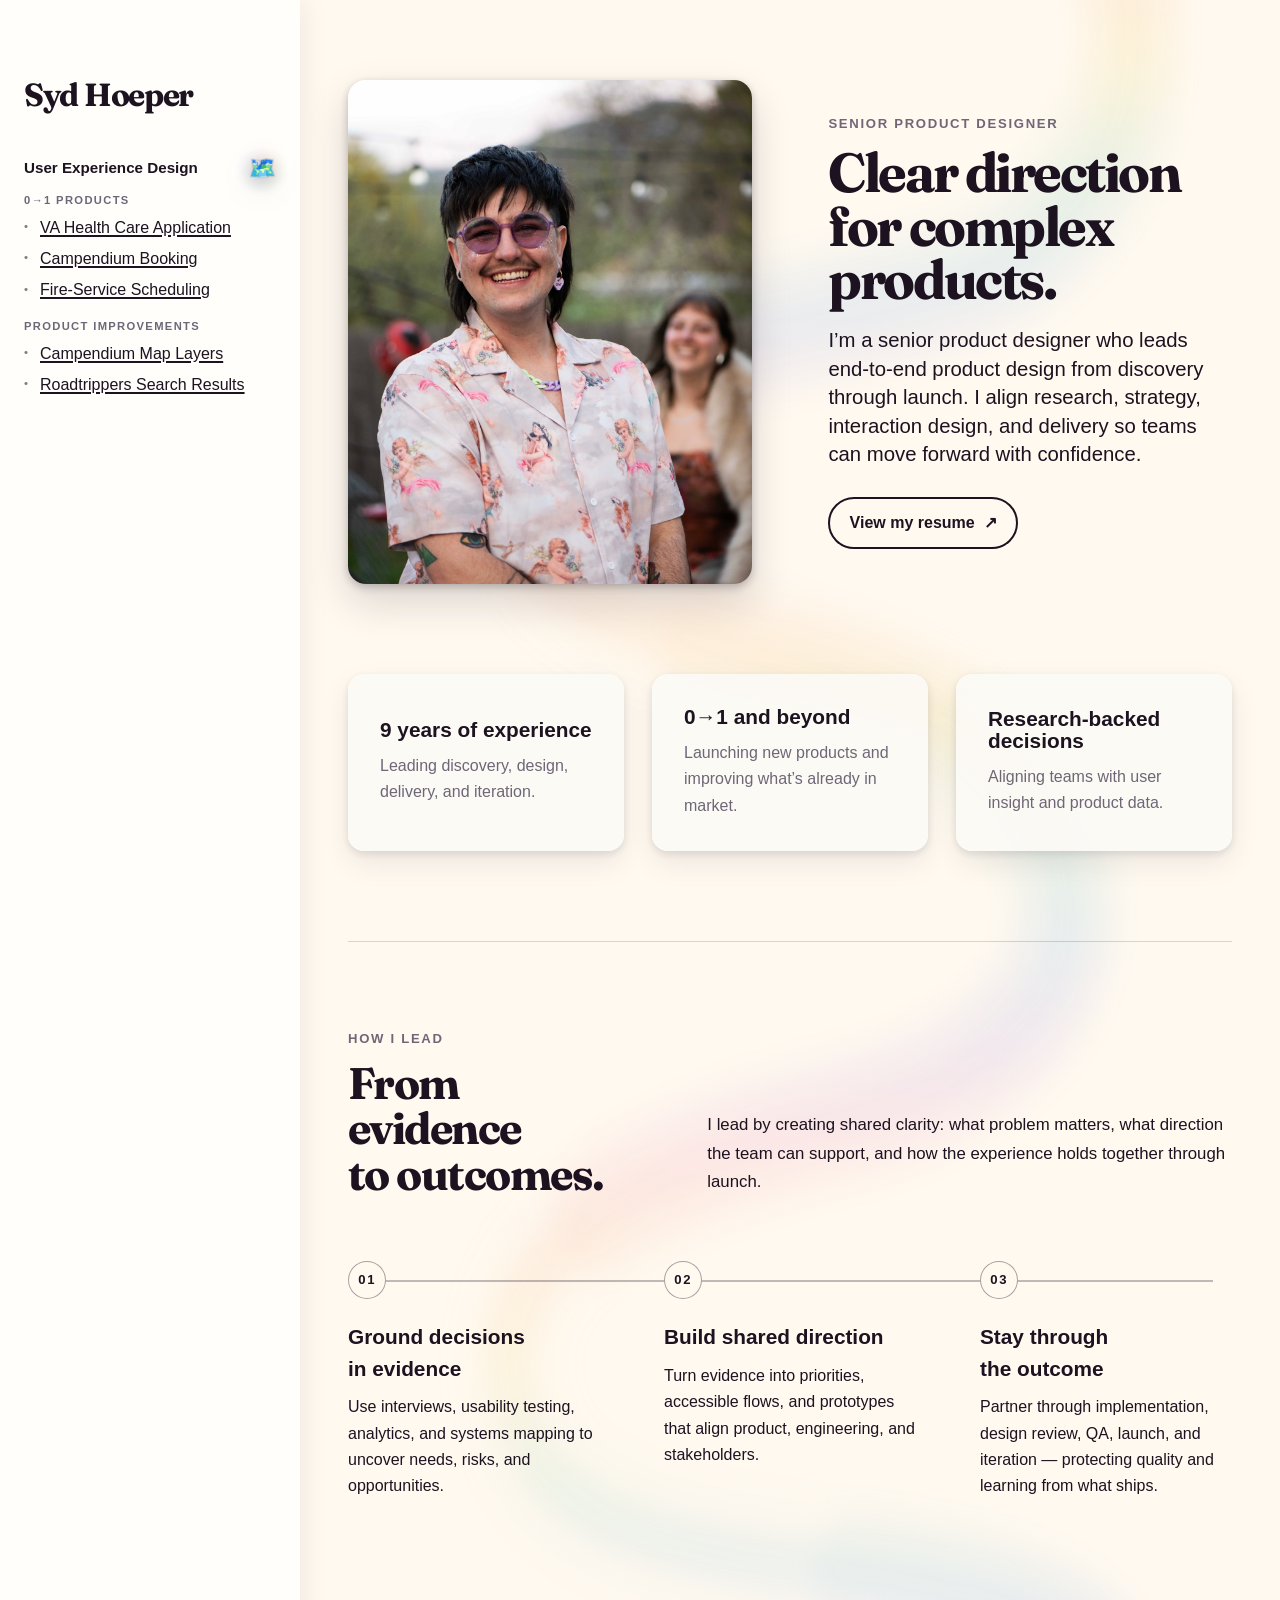
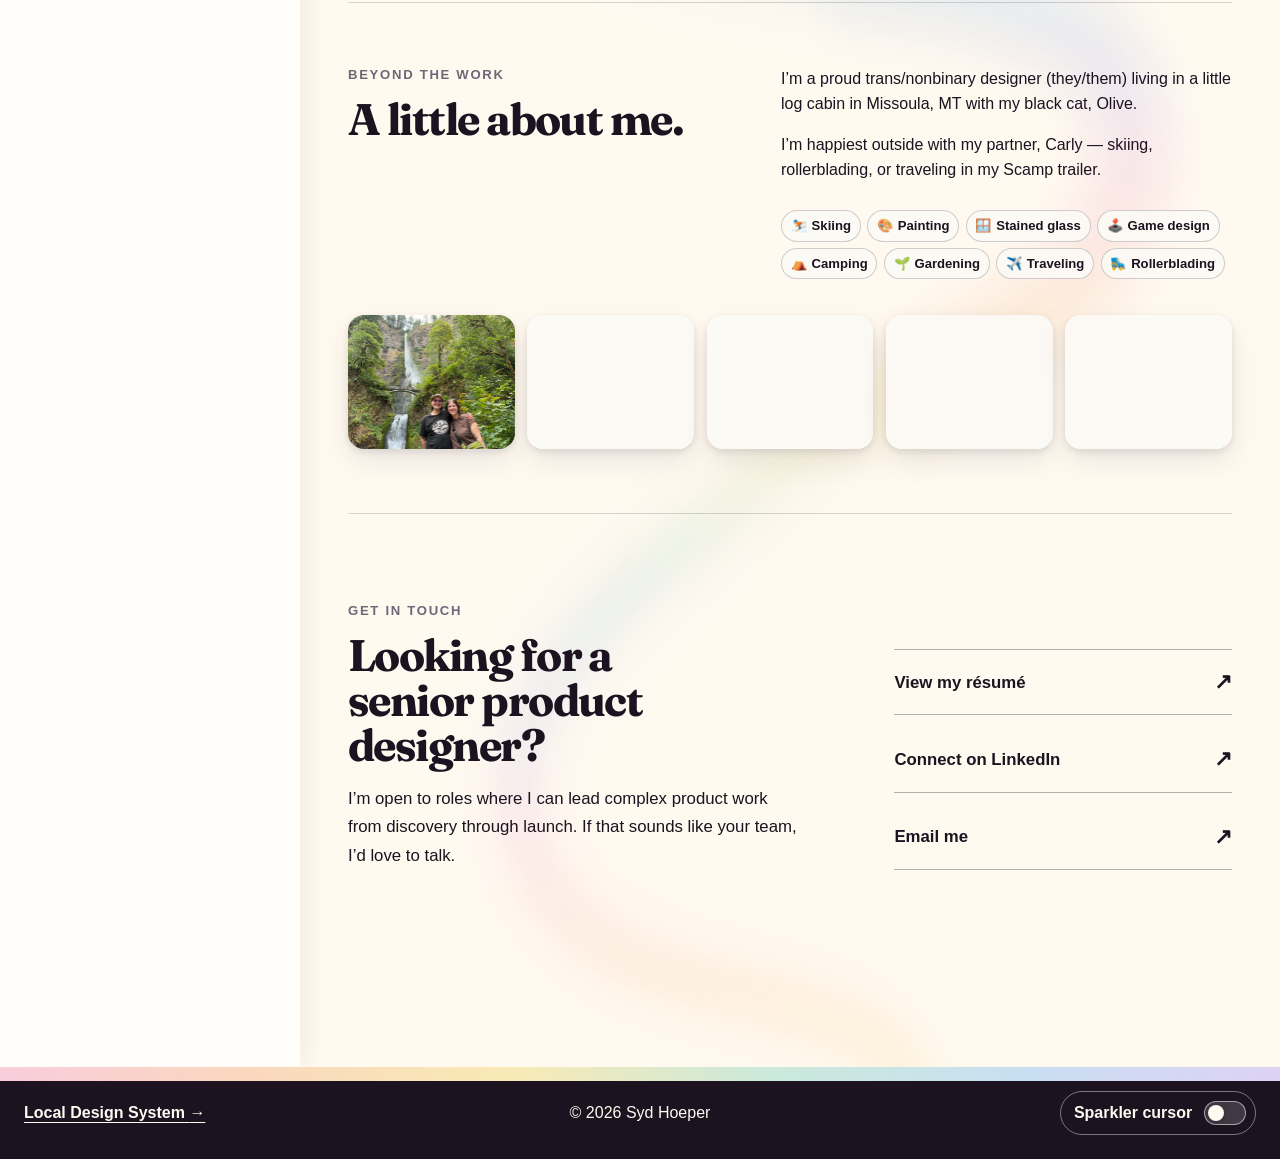
<file: index.html>
<!DOCTYPE html>
<html lang="en">
<head>
    <meta charset="UTF-8">

    <meta
        name="viewport"
        content="width=device-width, initial-scale=1.0"
    >

    <title>Syd Hoeper — Senior Product Designer</title>

    <meta
        name="description"
        content="Senior product designer with 9 years of experience leading end-to-end design, from discovery and research through launch and iteration."
    >
    <link rel="canonical" href="https://sphoeper.com/">

    <meta property="og:type" content="website">
    <meta property="og:site_name" content="Syd Hoeper">
    <meta property="og:url" content="https://sphoeper.com/">
    <meta property="og:title" content="Syd Hoeper — Senior Product Designer">
    <meta property="og:description" content="Senior product designer with 9 years of experience leading end-to-end design, from discovery and research through launch and iteration.">
    <meta property="og:image" content="https://sphoeper.com/images/social/syd-hoeper-social-preview.jpg">
    <meta property="og:image:width" content="1200">
    <meta property="og:image:height" content="630">
    <meta property="og:image:type" content="image/jpeg">
    <meta property="og:image:alt" content="Portrait of Syd Hoeper">

    <meta name="twitter:card" content="summary_large_image">
    <meta name="twitter:title" content="Syd Hoeper — Senior Product Designer">
    <meta name="twitter:description" content="Senior product designer with 9 years of experience leading end-to-end design, from discovery and research through launch and iteration.">
    <meta name="twitter:image" content="https://sphoeper.com/images/social/syd-hoeper-social-preview.jpg">
    <meta name="twitter:image:alt" content="Portrait of Syd Hoeper">

    <link rel="icon" type="image/png" sizes="32x32" href="favicon-32x32.png">
    <link rel="icon" type="image/png" sizes="192x192" href="favicon-192x192.png">
    <link rel="apple-touch-icon" sizes="180x180" href="apple-touch-icon.png">

    <link rel="stylesheet" href="style.css?v=82">
</head>

<body>

    <a class="skip-link" href="#main-content">Skip to main content</a>

    <aside class="sidebar">

        <nav class="navigation">
            <div class="navigation-header">
                <a href="#home" data-page="home" class="site-title">
                    <span class="site-title-name">Syd Hoeper</span>
                </a>

                <button class="mobile-nav-toggle" type="button" aria-expanded="false" aria-controls="navigation-menu" aria-label="Open navigation menu">
                    <span class="mobile-nav-icon" aria-hidden="true"></span>
                </button>
            </div>

            <div class="navigation-menu" id="navigation-menu">
                <div class="intro-links"></div>

                <section class="navigation-group">
                    <h2>User Experience Design<span class="navigation-heading-icon" aria-hidden="true">🗺️</span></h2>

                    <p class="navigation-subgroup">0→1 Products</p>

                    <a href="#va-pdfs" data-page="va-pdfs">
                        VA Health Care Application
                    </a>

                    <a href="#booking-platform" data-page="booking-platform">
                        Campendium Booking
                    </a>

                    <a href="#scheduling-product-creation" data-page="scheduling-product-creation">
                        Fire-Service Scheduling
                    </a>

                    <p class="navigation-subgroup">Product Improvements</p>

                    <a href="#map-redesign" data-page="map-redesign">
                        Campendium Map Layers
                    </a>

                    <a href="#search-redesign" data-page="search-redesign">
                        Roadtrippers Search Results
                    </a>

                </section>

            </div>

        </nav>

    </aside>

    <div class="mobile-nav-overlay" aria-hidden="true"></div>

    <main class="main-content" id="main-content" tabindex="-1" aria-busy="true">
        <p role="status">Loading...</p>
    </main>

    <footer class="site-footer">
        <a class="site-footer-link" href="#local-design-system" data-page="local-design-system">
            Local Design System <span aria-hidden="true">→</span>
        </a>
        <p class="site-footer-copyright">&copy; 2026 Syd Hoeper</p>
        <button class="sparkler-toggle" type="button" role="switch" aria-checked="false" data-sparkler-toggle>
            <span>Sparkler cursor</span>
            <span class="sparkler-toggle-track" aria-hidden="true"></span>
        </button>
    </footer>

    <script src="script.js?v=58"></script>

</body>
</html>
</file>
<file: style.css>
@import url("https://fonts.googleapis.com/css2?family=Fraunces:opsz,wght@9..144,600;9..144,700&display=swap");

* {
    box-sizing: border-box;
}

:root {
    --color-dark: #1C1220;
    --color-dark-rgb: 28, 18, 32;
    --color-background: #FFF9F0;
    --color-sidebar-background: #FFFEFB;
    --color-text: var(--color-dark);
    --color-selected-background: var(--color-dark);
    --color-selected-text: var(--color-background);
    --color-accent: #326CBC;
    --color-muted: #6F6677;
    --color-media-stage: #232323;
    --color-media-canvas: #E8E3DC;
    --color-rainbow-pink: #F2A8C4;
    --color-rainbow-peach: #F7BD91;
    --color-rainbow-yellow: #F3DC87;
    --color-rainbow-mint: #9FD7BE;
    --color-rainbow-blue: #9BC7EA;
    --color-rainbow-lavender: #C2AFE8;
    --gradient-rainbow: linear-gradient(
        90deg,
        var(--color-rainbow-pink),
        var(--color-rainbow-peach),
        var(--color-rainbow-yellow),
        var(--color-rainbow-mint),
        var(--color-rainbow-blue),
        var(--color-rainbow-lavender)
    );
    --footer-rainbow: linear-gradient(
        90deg,
        #F8CDDC,
        #FAD8BD,
        #F8EAB5,
        #CBE9DB,
        #C9DFF2,
        #DDD2F2
    );

    --space-1: 0.25rem;
    --space-2: 0.5rem;
    --space-3: 0.75rem;
    --space-4: 1rem;
    --space-5: 1.5rem;
    --space-6: 2rem;
    --space-7: 3rem;
    --space-8: 4rem;
    --space-9: 6rem;

    --radius-sm: 10px;
    --radius-md: 16px;
    --radius-lg: 24px;
    --radius-pill: 999px;
    --border-subtle: 1px solid rgba(var(--color-dark-rgb), 0.16);
    --transition-ui: 180ms ease;
    --control-min-height: 48px;
    --control-padding: 0.85rem 1.2rem;
    --control-border: 2px solid var(--color-dark);
    --control-font-weight: 650;
    --focus-ring: 3px solid var(--color-accent);
    --focus-offset: 4px;

    --font-body: "Avenir Next", Avenir, "Helvetica Neue", Helvetica, Arial, sans-serif;
    --font-display: "Fraunces", Georgia, "Times New Roman", serif;

    --type-eyebrow-size: 0.82rem;
    --type-eyebrow-weight: 650;
    --type-eyebrow-line-height: 1.2;
    --type-eyebrow-spacing: 0.13em;
    --type-hero-size: clamp(2.8rem, 6.2cqi, 5rem);
    --type-hero-line-height: 0.98;
    --type-hero-spacing: -0.045em;
    --type-lede-size: clamp(1.25rem, 2.3cqi, 1.65rem);
    --type-lede-line-height: 1.4;
    --type-section-heading-size: clamp(2.35rem, 5cqi, 3.7rem);
    --type-section-heading-line-height: 1.02;
    --type-section-heading-spacing: -0.035em;
    --type-section-copy-size: 1.05rem;
    --type-section-copy-line-height: 1.7;
    --type-card-heading-size: 1.3rem;
    --type-card-heading-line-height: 1.25;
    --type-body-line-height: 1.65;

    --surface-card: rgba(252, 250, 246, 0.92);
    --card-padding: clamp(1.35rem, 3vw, 2rem);
    --card-radius: var(--radius-md);
    --card-heading-size: var(--type-card-heading-size);
    --card-heading-line-height: var(--type-card-heading-line-height);
    --shadow-card:
        0 3px 8px rgba(var(--color-dark-rgb), 0.11),
        0 12px 30px rgba(var(--color-dark-rgb), 0.08);
    --metric-size: clamp(2.4rem, 6cqi, 4.2rem);

    --text-base: 16px;
    --text-title: 48px;
    --text-heading: 32px;
    --text-subheading: 24px;

    --sidebar-width: 300px;
    --page-padding: 24px;
    --content-gutter: 48px;
    --case-study-content-inset: calc(26.47% + clamp(1.5rem, 4.4vw, 3.7rem));

}

html {
    scroll-behavior: smooth;
    overflow-x: hidden;
}

body {
    display: grid;
    grid-template-columns: var(--sidebar-width) minmax(0, 1fr);
    align-items: start;
    position: relative;
    isolation: isolate;
    margin: 0;
    background: var(--color-background);
    color: var(--color-text);
    font-family: var(--font-body);
    font-size: var(--text-base);
    overflow-x: hidden;
}

body::before {
    content: "";
    position: fixed;
    z-index: 0;
    inset: 0 auto 0 0;
    width: var(--sidebar-width);
    background: var(--color-sidebar-background);
    pointer-events: none;
}

button,
input,
select,
textarea {
    font: inherit;
}

:focus-visible {
    outline: var(--focus-ring);
    outline-offset: var(--focus-offset);
}

a {
    color: var(--color-text);
    text-decoration-color: currentColor;
    text-decoration-thickness: 2px;
    text-underline-offset: 3px;
    transition: color var(--transition-ui), text-decoration-color var(--transition-ui);
}

.visually-hidden {
    position: absolute !important;
    width: 1px !important;
    height: 1px !important;
    padding: 0 !important;
    margin: -1px !important;
    overflow: hidden !important;
    clip: rect(0, 0, 0, 0) !important;
    white-space: nowrap !important;
    border: 0 !important;
}

.skip-link {
    position: fixed;
    z-index: 1000;
    top: 0.75rem;
    left: 0.75rem;
    padding: 0.75rem 1rem;
    background: var(--color-dark);
    color: var(--color-background);
    font-weight: 700;
    transform: translateY(calc(-100% - 1rem));
}

.skip-link:focus {
    transform: translateY(0);
}

a:hover {
    color: var(--color-accent);
    text-decoration-line: underline;
    text-decoration-color: var(--color-accent);
    text-decoration-thickness: 2px;
    text-underline-offset: 3px;
}

.sidebar {
    position: relative;
    z-index: 1;
    width: var(--sidebar-width);
    min-width: 0;
    min-height: 100vh;
    align-self: stretch;

    padding: 80px var(--page-padding);

    background: var(--color-sidebar-background);
    box-shadow: 6px 0 24px rgba(var(--color-dark-rgb), 0.06);
}

.navigation {
    width: 100%;
}

.navigation-header,
.navigation-menu {
    width: 100%;
}

.mobile-nav-toggle,
.mobile-nav-overlay {
    display: none;
}

.site-title {
    display: flex;
    flex-direction: column;
    align-items: flex-start;
    gap: 0.55rem;
    white-space: nowrap;

    margin-bottom: 56px;

    color: var(--color-text);

    text-decoration: none !important;
}

.site-title-name {
    font-family: var(--font-display);
    font-size: 32px;
    font-weight: 700;
    line-height: 0.92;
    letter-spacing: -0.04em;
}

.site-title:hover {
    color: var(--color-accent);
    opacity: 1;
    text-decoration-line: underline !important;
    text-decoration-color: var(--color-accent) !important;
}

.intro-links {
    margin-bottom: 42px;
}

.intro-links:empty {
    display: none;
}

.navigation-group {
    margin: 0;
    padding: 0 0 36px;
}

.navigation-group + .navigation-group {
    padding-top: 34px;
    border-top: 1px solid rgba(var(--color-dark-rgb), 0.12);
}

.navigation-group:last-child {
    padding-bottom: 0;
}

.navigation-subgroup {
    margin: 18px 0 7px;
    color: var(--color-muted);
    font-size: 0.7rem;
    font-weight: 700;
    line-height: 1.2;
    letter-spacing: 0.12em;
    text-transform: uppercase;
}

.navigation-group h2 + .navigation-subgroup {
    margin-top: 0;
}

.navigation h2 {
    display: grid;
    grid-template-columns: minmax(0, 1fr) 28px;
    align-items: center;
    column-gap: 10px;
    min-height: 28px;
    margin: 0 0 12px;
    font-size: 0.95rem;
    line-height: 1.2;
    font-weight: 650;
    white-space: nowrap;
}

.navigation-heading-icon {
    position: relative;
    isolation: isolate;
    display: grid;
    width: 28px;
    height: 28px;
    margin: 0;
    justify-self: end;
    font-size: 1.45rem;
    font-weight: 400;
    line-height: 1;
    place-items: center;
    filter:
        drop-shadow(0 4px 7px rgba(var(--color-dark-rgb), 0.18))
        drop-shadow(0 8px 14px rgba(var(--color-dark-rgb), 0.08));
}

.navigation-heading-icon::before {
    position: absolute;
    z-index: -1;
    inset: -3px;
    border-radius: 50%;
    background: conic-gradient(
        var(--color-rainbow-pink),
        var(--color-rainbow-yellow),
        var(--color-rainbow-mint),
        var(--color-rainbow-blue),
        var(--color-rainbow-lavender),
        var(--color-rainbow-pink)
    );
    content: "";
    filter: blur(8px);
    opacity: 0.2;
}

.navigation a {
    display: block;

    width: fit-content;
    padding: 3px 8px;
    max-width: 100%;

    margin: 6px 0;

    color: var(--color-text);

    font-size: var(--text-base);
    line-height: 1.2;

    text-decoration: underline;
    text-decoration-thickness: 2px;
    text-underline-offset: 2px;
}

.navigation-group > a {
    position: relative;
    max-width: 100%;
    margin-left: 0;
    padding-left: 16px;
    transition: color var(--transition-ui), background-color var(--transition-ui), transform var(--transition-ui);
}

.navigation-group > a::before {
    content: "\2022";
    position: absolute;
    top: calc(3px + 0.833em);
    left: 0;
    color: currentColor;
    font-size: 0.72em;
    line-height: 1;
    opacity: 0.55;
    text-decoration: none;
    transform: translateY(-50%);
}

.navigation-group > a:hover {
    font-weight: 600;
    text-decoration-thickness: 3px;
    text-underline-offset: 4px;
    transform: translateX(3px);
}

.navigation .site-title {
    width: 100%;
    margin: 0 0 44px 0;
    padding: 0;
    text-decoration: none;
}

.navigation a:hover {
    color: var(--color-accent);
    opacity: 1;
    text-decoration-line: underline;
    text-decoration-color: var(--color-accent);
}

.navigation a.active {
    font-weight: 400;
    background: var(--color-selected-background);
    color: var(--color-selected-text);
    text-decoration: none;
}

.navigation a.active:hover {
    background: var(--color-accent);
    color: white;
    text-decoration-line: underline;
    text-decoration-color: white;
}

.navigation .site-title.active {
    background: transparent;
    color: var(--color-text);
    text-decoration: none;
    font-weight: 700;
}

.site-title,
.site-title:visited {
    text-decoration: none;
}

.main-content {
    position: relative;
    z-index: 1;
    width: 100%;
    min-height: 100vh;
    max-width: 1050px;

    padding: 80px var(--content-gutter) 120px;

    font-size: var(--text-base);
    line-height: 1.5;
}

.main-content h1 {
    margin: 0 0 0.75rem;

    font-family: var(--font-display);
    font-size: clamp(2.6rem, 5vw, 4.25rem);
    font-weight: 700;
    line-height: 0.98;
    letter-spacing: -0.035em;
    text-wrap: balance;
}

.main-content h1::after {
    display: block;
    width: clamp(76px, 11vw, 132px);
    height: 8px;
    margin-top: 0.65rem;
    border-radius: var(--radius-pill);
    background: var(--gradient-rainbow);
    content: "";
    filter: blur(3px);
    opacity: 0.46;
}

.main-content .home-page h1::after {
    content: none;
}

.main-content h2 {
    margin-top: 45px;

    font-size: var(--text-subheading);
}

.main-content:has(.not-found-page) {
    max-width: none;
}

.not-found-page {
    position: relative;
    isolation: isolate;
    display: grid;
    min-height: calc(100vh - 200px);
    place-items: center;
    overflow: hidden;
    border: var(--border-subtle);
    border-radius: var(--radius-lg);
    background: rgba(255, 254, 251, 0.62);
}

.not-found-page::before {
    content: "";
    position: absolute;
    z-index: -1;
    width: min(76vw, 760px);
    aspect-ratio: 1;
    border-radius: 50%;
    background:
        conic-gradient(
            from 35deg,
            var(--color-rainbow-pink),
            var(--color-rainbow-yellow),
            var(--color-rainbow-mint),
            var(--color-rainbow-blue),
            var(--color-rainbow-lavender),
            var(--color-rainbow-pink)
        );
    opacity: 0.18;
    filter: blur(72px);
    transform: translate(32%, 26%) scale(1.08, 0.72);
}

.not-found-copy {
    width: min(100%, 690px);
    padding: clamp(2rem, 7vw, 5rem);
}

.not-found-copy > p:not(.project-eyebrow) {
    max-width: 610px;
    margin: 1.4rem 0 2rem;
    font-size: clamp(1.08rem, 2vw, 1.3rem);
    line-height: 1.65;
}

.not-found-home-link {
    display: inline-flex;
    min-height: 48px;
    align-items: center;
    gap: 0.65rem;
    padding: 0.8rem 1.25rem;
    border: 2px solid var(--color-dark);
    border-radius: var(--radius-pill);
    background: var(--color-dark);
    color: var(--color-background);
    font-weight: 700;
    text-decoration: none;
    transition: background-color var(--transition-ui), border-color var(--transition-ui), transform var(--transition-ui);
}

.not-found-home-link:hover,
.not-found-home-link:focus-visible {
    border-color: var(--color-accent);
    background: var(--color-accent);
    color: white;
    text-decoration: underline;
    text-decoration-thickness: 2px;
    text-underline-offset: 3px;
    transform: translateY(-2px);
}

/* Shared action and text-link primitives. Page-specific classes can add layout
   without redefining the site's interaction language. */
.ui-action {
    display: inline-flex;
    min-height: var(--control-min-height);
    align-items: center;
    justify-content: center;
    gap: 0.6rem;
    padding: var(--control-padding);
    border: var(--control-border);
    border-radius: var(--radius-pill);
    background: transparent;
    color: var(--color-dark);
    font-weight: var(--control-font-weight);
    line-height: 1.1;
    text-decoration: none;
    cursor: pointer;
    transition: background-color var(--transition-ui), border-color var(--transition-ui), color var(--transition-ui), transform var(--transition-ui), box-shadow var(--transition-ui);
}

.ui-action--primary {
    background: var(--color-dark);
    color: var(--color-background);
}

.ui-action:hover,
.ui-action:focus-visible {
    border-color: var(--color-accent);
    background: var(--color-accent);
    color: white;
    text-decoration: none;
    box-shadow: 0 5px 14px rgba(var(--color-dark-rgb), 0.2);
    transform: translateY(-2px);
}

.ui-action:disabled,
.ui-action[aria-disabled="true"] {
    border-color: rgba(var(--color-dark-rgb), 0.22);
    background: transparent;
    color: var(--color-muted);
    cursor: not-allowed;
    opacity: 0.62;
    box-shadow: none;
    transform: none;
}

.ui-text-link {
    color: var(--color-dark);
    font-weight: var(--control-font-weight);
    text-decoration-thickness: 2px;
    text-underline-offset: 3px;
}

.site-toast {
    position: fixed;
    z-index: 1200;
    right: clamp(1rem, 3vw, 2rem);
    bottom: clamp(1rem, 3vw, 2rem);
    max-width: min(360px, calc(100vw - 2rem));
    padding: 0.85rem 1.1rem;
    border: 1px solid rgba(255, 255, 255, 0.24);
    border-radius: var(--radius-pill);
    background: var(--color-dark);
    box-shadow: 0 10px 30px rgba(var(--color-dark-rgb), 0.28);
    color: var(--color-background);
    font-weight: var(--control-font-weight);
    opacity: 0;
    pointer-events: none;
    transform: translateY(0.75rem);
    transition: opacity var(--transition-ui), transform var(--transition-ui);
}

.site-toast.is-visible {
    opacity: 1;
    transform: translateY(0);
}

.site-toast--anchored {
    position: absolute;
    top: calc(100% + 0.5rem);
    right: auto;
    bottom: auto;
    left: 0;
    padding: 0.2rem 0;
    border: 0;
    border-radius: 0;
    background: transparent;
    box-shadow: none;
    color: var(--color-muted);
    font-size: 0.78rem;
    letter-spacing: 0.02em;
    transform: translateY(-0.65rem);
}

.site-toast--anchored.is-visible {
    transform: translateY(0);
}

@media (prefers-reduced-motion: reduce) {
    .site-toast {
        transition: none;
    }
}

.main-content img,
.main-content video {
    display: block;

    max-width: 100%;
    height: auto;

    margin: 30px 0;
}

.art-gallery-page h1 {
    margin-bottom: 2rem;
}

.project-eyebrow {
    display: block;
    margin: 0 0 0.85rem;
    color: var(--color-muted);
    font-size: var(--type-eyebrow-size);
    font-weight: var(--type-eyebrow-weight);
    line-height: var(--type-eyebrow-line-height);
    letter-spacing: var(--type-eyebrow-spacing);
    text-transform: uppercase;
}

.project-video-page h1 {
    margin-bottom: 2rem;
}

.main-content:has(.project-video-page) {
    max-width: none;
}

.project-video {
    display: block;
    width: 75%;
    max-width: none;
    height: auto;
    margin: 0 auto;
    background: var(--color-dark);
}

.art-grid {
    display: grid;
    grid-template-columns: repeat(2, minmax(0, 1fr));
    align-items: start;
    gap: clamp(16px, 3vw, 30px);
}

.art-grid figure {
    min-width: 0;
    margin: 0;
}

.art-gallery-item {
    display: block;
    width: 100%;
    padding: 0;
    overflow: hidden;
    border: 0;
    border-radius: var(--card-radius);
    background: transparent;
    cursor: zoom-in;
    transition: box-shadow var(--transition-ui), transform var(--transition-ui);
}

.art-grid img,
.art-gallery-item img,
.art-gallery-item video {
    display: block;
    width: 100%;
    max-width: none;
    height: auto;
    margin: 0;
    border-radius: inherit;
}

.art-gallery-item[data-gallery-type="video"] {
    position: relative;
}

.art-gallery-item[data-gallery-type="video"]::after {
    content: "\25B6";
    position: absolute;
    top: 50%;
    left: 50%;
    display: grid;
    width: 52px;
    height: 52px;
    border-radius: 50%;
    background: rgba(var(--color-dark-rgb), 0.78);
    color: white;
    font-size: 1.25rem;
    line-height: 1;
    place-items: center;
    transform: translate(-50%, -50%);
    pointer-events: none;
}

.stained-glass-grid {
    grid-template-columns: repeat(3, minmax(0, 1fr));
}

.stained-glass-grid .art-gallery-item {
    aspect-ratio: 1;
    overflow: hidden;
    background: var(--color-media-canvas);
}

.stained-glass-grid .art-gallery-item img,
.stained-glass-grid .art-gallery-item video {
    height: 100%;
    object-fit: cover;
    transition: transform 180ms ease;
}

.stained-glass-grid .art-gallery-item:hover img,
.stained-glass-grid .art-gallery-item:hover video {
    transform: scale(1.03);
}

.art-gallery-item:focus-visible {
    outline: 3px solid var(--color-text);
    outline-offset: 4px;
    box-shadow:
        -10px 8px 25px rgba(242, 168, 196, 0.13),
        10px 8px 25px rgba(155, 199, 234, 0.13);
}

.art-gallery-item:hover {
    outline: 3px solid var(--color-accent);
    outline-offset: 4px;
    box-shadow:
        -10px 8px 25px rgba(242, 168, 196, 0.13),
        10px 8px 25px rgba(155, 199, 234, 0.13);
    transform: translateY(-2px);
}

.emora-gallery-page {
    width: 100%;
    min-width: 0;
}

.emora-carousel {
    width: min(100%, 940px);
    max-width: 100%;
    min-width: 0;
    margin: 0 auto;
    padding: 0;
}

.emora-carousel-viewport {
    position: relative;
    width: 100%;
    min-width: 0;
    height: clamp(440px, 72vh, 740px);
    overflow: hidden;
    border: 1px solid rgba(var(--color-dark-rgb), 0.1);
    border-radius: 28px;
    background: var(--color-media-canvas);
    box-shadow:
        0 2px 5px rgba(var(--color-dark-rgb), 0.08),
        0 18px 44px rgba(var(--color-dark-rgb), 0.12);
    isolation: isolate;
}

.emora-carousel-slide {
    width: 100%;
    height: 100%;
    margin: 0;
}

.emora-carousel-slide[hidden] {
    display: none;
}

.emora-carousel-slide > img,
.emora-carousel-slide > video {
    display: block;
    width: 100%;
    max-width: none;
    height: 100%;
    margin: 0;
    object-fit: contain;
}

.emora-carousel-slide > video {
    background: var(--color-dark);
}

.emora-carousel-arrow {
    position: absolute;
    z-index: 2;
    top: 50%;
    display: grid;
    width: 46px;
    height: 46px;
    padding: 0;
    border: 0;
    border: 1px solid rgba(255, 255, 255, 0.6);
    border-radius: 50%;
    background: rgba(248, 248, 248, 0.78);
    box-shadow: 0 3px 14px rgba(var(--color-dark-rgb), 0.18);
    -webkit-backdrop-filter: blur(18px) saturate(1.35);
    backdrop-filter: blur(18px) saturate(1.35);
    color: var(--color-dark);
    font-family: -apple-system, BlinkMacSystemFont, "SF Pro Display", sans-serif;
    font-size: 2.25rem;
    font-weight: 300;
    line-height: 0.8;
    cursor: pointer;
    place-items: center;
    transform: translateY(-50%);
    transition: background-color 180ms ease, transform 180ms ease;
}

.emora-carousel-arrow.previous {
    left: 1rem;
}

.emora-carousel-arrow.next {
    right: 1rem;
}

.emora-carousel-arrow[hidden] {
    display: none;
}

.emora-carousel-arrow:hover,
.emora-carousel-arrow:focus-visible {
    background: rgba(255, 255, 255, 0.96);
    color: var(--color-accent);
}

.emora-carousel-arrow:hover {
    transform: translateY(-50%) scale(1.05);
}

.emora-carousel-arrow:focus-visible {
    outline-color: var(--color-accent);
}

.emora-carousel-controls {
    display: grid;
    gap: 0.55rem;
    padding-top: 1.15rem;
}

.emora-carousel-thumbnails {
    display: grid;
    grid-template-columns: repeat(var(--thumbnail-count, 10), minmax(0, 1fr));
    gap: clamp(0.6rem, 1.2vw, 0.9rem);
    margin: 0;
    padding: 0.65rem 0.35rem;
}

.emora-carousel-thumbnail {
    position: relative;
    width: 100%;
    max-width: 78px;
    height: auto;
    max-height: 104px;
    aspect-ratio: var(--thumbnail-aspect-ratio, 3 / 4);
    justify-self: center;
    padding: 0;
    overflow: hidden;
    border: 3px solid transparent;
    border-radius: 16px;
    background: var(--color-media-canvas);
    box-shadow: 0 5px 16px rgba(var(--color-dark-rgb), 0.14);
    cursor: pointer;
    opacity: 0.66;
    transform: scale(0.96);
    transition: border-color 220ms ease, box-shadow 220ms ease, opacity 220ms ease, transform 220ms ease;
}

.emora-carousel-thumbnail img,
.emora-carousel-thumbnail video {
    display: block;
    width: 100%;
    max-width: none;
    height: 100%;
    margin: 0;
    object-fit: cover;
    pointer-events: none;
}

.emora-carousel-thumbnail[data-video-thumbnail]::after {
    content: "\25B6";
    position: absolute;
    top: 50%;
    left: 50%;
    display: grid;
    width: 26px;
    height: 26px;
    border-radius: 50%;
    background: rgba(var(--color-dark-rgb), 0.76);
    color: white;
    font-size: 0.7rem;
    line-height: 1;
    place-items: center;
    transform: translate(-50%, -50%);
    pointer-events: none;
}

.emora-carousel-thumbnail:hover {
    border-color: var(--color-accent);
    opacity: 1;
    transform: translateY(-2px) scale(1);
}

.emora-carousel-thumbnail:focus-visible {
    border-color: var(--color-accent);
    opacity: 1;
    transform: translateY(-2px) scale(1);
}

.emora-carousel-thumbnail[aria-current="true"] {
    border-color: var(--color-accent);
    opacity: 1;
    box-shadow:
        0 0 0 1px rgba(255, 255, 255, 0.9),
        0 8px 22px rgba(var(--color-dark-rgb), 0.2);
    transform: scale(1.06);
}

.gallery-lightbox {
    position: fixed;
    inset: 0;
    width: 100vw;
    height: 100dvh;
    max-width: none;
    max-height: none;
    margin: 0;
    padding: 1.5rem;
    border: 0;
    background: rgba(var(--color-dark-rgb), 0.96);
    color: white;
}

.gallery-lightbox[open] {
    display: grid;
    grid-template-columns: 64px minmax(0, 1fr) 64px;
    align-items: center;
}

.gallery-lightbox::backdrop {
    background: rgba(var(--color-dark-rgb), 0.96);
}

.gallery-lightbox figure {
    display: grid;
    min-width: 0;
    height: 100%;
    margin: 0;
    place-items: center;
}

.gallery-lightbox img,
.gallery-lightbox video {
    display: block;
    width: auto;
    height: auto;
    max-width: 100%;
    max-height: calc(100dvh - 5rem);
    margin: 0;
    object-fit: contain;
}

.gallery-lightbox [hidden] {
    display: none;
}

.gallery-lightbox figcaption {
    position: fixed;
    right: 1.5rem;
    bottom: 1rem;
    left: 1.5rem;
    text-align: center;
}

.gallery-lightbox button {
    border: 0;
    background: rgba(255, 255, 255, 0.12);
    color: white;
    cursor: pointer;
    transition: background-color var(--transition-ui), transform var(--transition-ui), box-shadow var(--transition-ui);
}

.gallery-lightbox button:hover,
.gallery-lightbox button:focus-visible {
    background: var(--color-accent);
    color: white;
    box-shadow: 0 0 0 2px white;
    transform: scale(1.08);
}

.gallery-lightbox button:focus-visible {
    outline-color: white;
}

.gallery-lightbox-nav {
    width: 48px;
    height: 48px;
    border-radius: 50%;
    font-size: 1.75rem;
    line-height: 1;
}

.gallery-lightbox-close {
    position: fixed;
    z-index: 1;
    top: 1rem;
    right: 1rem;
    width: 48px;
    height: 48px;
    border-radius: 50%;
    font-size: 2rem;
    line-height: 1;
}

body:has(.gallery-lightbox[open]) {
    overflow: hidden;
}

.case-study-navigation {
    display: grid;
    grid-template-columns: repeat(2, minmax(0, 1fr));
    gap: clamp(1rem, 3vw, 1.75rem);
    margin-top: clamp(4rem, 9vw, 8rem);
    padding-top: clamp(2rem, 4vw, 3rem);
    border-top: 1px solid rgba(var(--color-dark-rgb), 0.18);
}

.case-study-navigation-link {
    display: flex;
    min-width: 0;
    min-height: 132px;
    flex-direction: column;
    justify-content: space-between;
    gap: 1rem;
    padding: var(--card-padding);
    border: 1px solid rgba(var(--color-dark-rgb), 0.18);
    border-radius: var(--card-radius);
    background: var(--surface-card);
    box-shadow: var(--shadow-card);
    color: var(--color-dark);
    text-decoration: none;
    transition: border-color var(--transition-ui), box-shadow var(--transition-ui), color var(--transition-ui), transform var(--transition-ui);
}

.case-study-navigation-link.next {
    align-items: flex-end;
    text-align: right;
}

.case-study-navigation-direction {
    color: var(--color-muted);
    font-size: 0.82rem;
    font-weight: 650;
    letter-spacing: 0.08em;
    text-transform: uppercase;
}

.case-study-navigation-link strong {
    font-family: var(--font-display);
    font-size: clamp(1.2rem, 2.5vw, 1.65rem);
    line-height: 1.15;
}

.case-study-navigation-link:hover {
    border-color: var(--color-accent);
    color: var(--color-accent);
    text-decoration-line: underline;
    text-decoration-color: var(--color-accent);
    box-shadow:
        var(--shadow-card),
        -12px 10px 28px rgba(242, 168, 196, 0.1),
        12px 10px 28px rgba(155, 199, 234, 0.1);
    transform: translateY(-2px);
}

.case-study-navigation-link:hover .case-study-navigation-direction {
    color: var(--color-accent);
}

.case-study-navigation-link:focus-visible {
    border-color: var(--color-accent);
    box-shadow:
        var(--shadow-card),
        -12px 10px 28px rgba(242, 168, 196, 0.1),
        12px 10px 28px rgba(155, 199, 234, 0.1);
    outline: 3px solid var(--color-accent);
    outline-offset: 3px;
}

/* Reusable case-study disclosure: aligns its toggle with section body copy. */
.case-study-disclosure {
    margin-top: clamp(1.75rem, 4vw, 3rem);
}

.case-study-disclosure > summary {
    display: inline-flex;
    align-items: center;
    gap: 0.75rem;
    margin-left: var(--case-study-content-inset);
    padding: 0.9rem 1.2rem;
    border: 2px solid var(--color-dark);
    border-radius: 999px;
    color: var(--color-dark);
    font-weight: 700;
    cursor: pointer;
    list-style: none;
    transition: background-color 180ms ease, color 180ms ease;
}

.case-study-disclosure > summary::-webkit-details-marker {
    display: none;
}

.case-study-disclosure > summary:hover,
.case-study-disclosure > summary:focus-visible {
    background: var(--color-accent);
    color: white;
    text-decoration: underline;
    text-decoration-thickness: 2px;
    text-underline-offset: 4px;
}

.case-study-disclosure > summary:focus-visible {
    outline: 3px solid var(--color-dark);
    outline-offset: 4px;
}

.case-study-disclosure .case-study-summary-open {
    display: none;
}

.case-study-disclosure[open] .case-study-summary-closed {
    display: none;
}

.case-study-disclosure[open] .case-study-summary-open {
    display: inline;
}

.case-study-disclosure > summary .case-study-summary-icon {
    display: block;
    width: 0.8rem;
    height: 0.8rem;
    flex: 0 0 0.8rem;
    background: currentColor;
    font-size: 0;
    line-height: 0;
    -webkit-mask: url("data:image/svg+xml,%3Csvg xmlns='http://www.w3.org/2000/svg' viewBox='0 0 12 12'%3E%3Cpath d='M2 3.5 6 8.5 10 3.5' fill='none' stroke='black' stroke-width='2' stroke-linecap='round' stroke-linejoin='round'/%3E%3C/svg%3E") center / contain no-repeat;
    mask: url("data:image/svg+xml,%3Csvg xmlns='http://www.w3.org/2000/svg' viewBox='0 0 12 12'%3E%3Cpath d='M2 3.5 6 8.5 10 3.5' fill='none' stroke='black' stroke-width='2' stroke-linecap='round' stroke-linejoin='round'/%3E%3C/svg%3E") center / contain no-repeat;
    transform: none;
    transform-origin: center;
}

.case-study-disclosure[open] > summary .case-study-summary-icon {
    transform: scaleY(-1);
}

.case-study-disclosure > :not(summary) {
    padding: clamp(1.5rem, 4vw, 3rem);
    border-radius: var(--card-radius);
    background: rgba(var(--color-dark-rgb), 0.035);
    box-shadow: inset 0 0 0 1px rgba(var(--color-dark-rgb), 0.035);
}

@container (max-width: 720px) {
    .case-study-disclosure > summary {
        margin-left: 0;
    }
}

.cursor-sparkle {
    position: fixed;
    z-index: 9999;
    top: 0;
    left: 0;
    pointer-events: none;
    user-select: none;
    opacity: 0;
    color: #f4c430;
    font-family: Arial, sans-serif;
    font-weight: 700;
    line-height: 1;
    filter: drop-shadow(0 1px 3px rgba(155, 103, 0, 0.24));
    animation: cursor-sparkle-fade 600ms ease-out forwards;
    will-change: transform, opacity;
}

@keyframes cursor-sparkle-fade {
    0% {
        opacity: 0;
        transform: translate(-50%, -50%) scale(0.45) rotate(0deg);
    }

    24% {
        opacity: 0.72;
    }

    100% {
        opacity: 0;
        transform:
            translate(
                calc(-50% + var(--sparkle-drift-x)),
                calc(-50% + var(--sparkle-drift-y))
            )
            scale(0.9)
            rotate(var(--sparkle-rotation));
    }
}

@media (prefers-reduced-motion: reduce) {
    html {
        scroll-behavior: auto;
    }

    .cursor-sparkle {
        display: none;
    }

    *,
    *::before,
    *::after {
        scroll-behavior: auto !important;
        transition-duration: 0.01ms !important;
        animation-duration: 0.01ms !important;
        animation-iteration-count: 1 !important;
    }
}

.site-footer {
    position: relative;
    z-index: 1;
    display: grid;
    grid-column: 1 / -1;
    grid-template-columns: minmax(0, 1fr) auto minmax(0, 1fr);
    width: 100%;
    align-items: center;
    gap: 1.5rem;
    padding: 24px;
    border: 0;
    background: var(--color-text);
    box-shadow: none;
    color: var(--color-background);
    outline: 0;
}

.site-footer::before {
    position: absolute;
    top: 0;
    right: 0;
    left: 0;
    height: 14px;
    background: var(--footer-rainbow);
    border: 0;
    box-shadow: none;
    content: "";
    filter: none;
    outline: 0;
    pointer-events: none;
}

.site-footer p {
    margin: 0;
}

.site-footer-copyright {
    justify-self: center;
    text-align: center;
}

.site-footer-link {
    color: inherit;
    font-weight: 650;
    text-decoration: underline;
    text-decoration-thickness: 1px;
    text-underline-offset: 4px;
}

.site-footer-link:hover,
.site-footer-link:focus-visible {
    color: white;
    text-decoration-thickness: 2px;
}

.site-footer-link:focus-visible {
    border-radius: 3px;
    outline: 3px solid var(--color-accent);
    outline-offset: 4px;
}

.sparkler-toggle {
    display: inline-flex;
    justify-self: end;
    min-height: 44px;
    align-items: center;
    gap: 0.75rem;
    padding: 0.45rem 0.55rem 0.45rem 0.8rem;
    border: 1px solid rgba(255, 255, 255, 0.42);
    border-radius: var(--radius-pill);
    background: transparent;
    color: inherit;
    font: inherit;
    font-weight: 650;
    cursor: pointer;
}

.sparkler-toggle:hover {
    border-color: currentColor;
    text-decoration: underline;
    text-decoration-thickness: 2px;
    text-underline-offset: 3px;
}

.sparkler-toggle:focus-visible {
    outline: 3px solid var(--color-accent);
    outline-offset: 3px;
}

.sparkler-toggle-track {
    position: relative;
    display: block;
    width: 42px;
    height: 24px;
    flex: 0 0 auto;
    border: 1px solid rgba(255, 255, 255, 0.55);
    border-radius: var(--radius-pill);
    background: rgba(255, 255, 255, 0.16);
    transition: background-color 180ms ease;
}

.sparkler-toggle-track::after {
    content: "";
    position: absolute;
    top: 3px;
    left: 3px;
    width: 16px;
    height: 16px;
    border-radius: 50%;
    background: var(--color-background);
    box-shadow: 0 1px 4px rgba(0, 0, 0, 0.28);
    transition: transform 180ms ease, background-color 180ms ease;
}

.sparkler-toggle[aria-checked="true"] .sparkler-toggle-track {
    background: #f4c430;
}

.sparkler-toggle[aria-checked="true"] .sparkler-toggle-track::after {
    background: var(--color-dark);
    transform: translateX(18px);
}

@media screen and (max-width: 850px) {

    body {
        display: block;
        background: var(--color-background);
    }

    body::before {
        display: none;
    }

    .site-footer {
        grid-template-columns: 1fr;
        align-items: flex-start;
    }

    .site-footer-copyright,
    .sparkler-toggle {
        justify-self: start;
        text-align: left;
    }

    .sidebar {
        position: sticky;
        z-index: 100;
        top: 0;
        width: 100%;
        min-height: 0;
        padding: 0;
        border-bottom: 1px solid rgba(var(--color-dark-rgb), 0.2);
        background: var(--color-sidebar-background);
        box-shadow: 0 4px 18px rgba(var(--color-dark-rgb), 0.08);
    }

    .navigation-header {
        display: flex;
        min-height: 72px;
        align-items: center;
        justify-content: space-between;
        gap: 1rem;
        padding: 0 var(--page-padding);
    }

    .navigation .site-title {
        width: fit-content;
        margin: 0;
        padding: 0;
    }

    .mobile-nav-toggle {
        position: relative;
        display: grid;
        width: 48px;
        height: 48px;
        flex: 0 0 auto;
        padding: 0;
        border: 0;
        border-radius: 50%;
        background: transparent;
        color: var(--color-dark);
        cursor: pointer;
        place-items: center;
    }

    .mobile-nav-toggle:hover,
    .mobile-nav-toggle:focus-visible {
        background: rgba(var(--color-dark-rgb), 0.08);
        box-shadow: inset 0 0 0 2px rgba(var(--color-dark-rgb), 0.34);
        transform: scale(1.04);
    }

    .mobile-nav-icon,
    .mobile-nav-icon::before,
    .mobile-nav-icon::after {
        display: block;
        width: 24px;
        height: 2px;
        border-radius: 999px;
        background: currentColor;
        transition: transform 180ms ease, background-color 180ms ease;
    }

    .mobile-nav-icon {
        position: relative;
    }

    .mobile-nav-icon::before,
    .mobile-nav-icon::after {
        position: absolute;
        left: 0;
        content: "";
    }

    .mobile-nav-icon::before { top: -7px; }
    .mobile-nav-icon::after { top: 7px; }

    .navigation-menu {
        position: absolute;
        top: 100%;
        right: 0;
        left: 0;
        display: none;
        max-height: calc(100dvh - 72px);
        overflow-y: auto;
        padding: 1.5rem var(--page-padding) 2rem;
        border-top: 1px solid rgba(var(--color-dark-rgb), 0.16);
        background: var(--color-sidebar-background);
        box-shadow: 0 18px 32px rgba(var(--color-dark-rgb), 0.16);
        overscroll-behavior: contain;
    }

    .mobile-navigation-open .navigation-menu {
        display: block;
    }

    .mobile-navigation-open .mobile-nav-icon {
        background: transparent;
    }

    .mobile-navigation-open .mobile-nav-icon::before {
        transform: translateY(7px) rotate(45deg);
    }

    .mobile-navigation-open .mobile-nav-icon::after {
        transform: translateY(-7px) rotate(-45deg);
    }

    .mobile-nav-overlay {
        position: fixed;
        z-index: 90;
        inset: 0;
        display: block;
        background: rgba(0, 0, 0, 0.5);
        opacity: 0;
        pointer-events: none;
        transition: opacity 180ms ease;
    }

    .mobile-navigation-open .mobile-nav-overlay {
        opacity: 1;
        pointer-events: auto;
    }

    body.mobile-navigation-open {
        overflow: hidden;
    }

    .main-content {
        width: 100%;
        padding: 40px var(--page-padding) 80px;
    }

    .navigation h2 {
        font-size: var(--text-base);
    }

    .navigation a {
        font-size: var(--text-base);
    }

    .navigation-group > a {
        display: flex;
        width: 100%;
        min-height: 44px;
        align-items: center;
        margin: 2px 0;
    }

    .site-title-name {
        font-size: 28px;
    }
}

@media screen and (max-width: 560px) {
    .case-study-navigation {
        grid-template-columns: 1fr;
    }

    .case-study-navigation-link.next {
        align-items: flex-start;
        text-align: left;
    }

    .project-video {
        width: 100%;
    }

    .art-grid {
        grid-template-columns: 1fr;
    }

    .emora-carousel-viewport {
        height: min(68vh, 620px);
        min-height: 360px;
    }

    .emora-carousel {
        width: calc(100vw - (2 * var(--page-padding)));
        padding: 0;
    }

    .emora-carousel-viewport {
        border-radius: 20px;
    }

    .emora-carousel-arrow {
        width: 42px;
        height: 42px;
    }

    .emora-carousel-arrow.previous {
        left: 0.5rem;
    }

    .emora-carousel-arrow.next {
        right: 0.5rem;
    }

    .emora-carousel-thumbnail {
        width: 100%;
        max-width: 66px;
        height: auto;
        max-height: 88px;
    }

    .emora-carousel-thumbnails {
        grid-template-columns: repeat(var(--thumbnail-mobile-columns, 5), minmax(0, 1fr));
        gap: 0.65rem;
    }

    .gallery-lightbox {
        padding: 1rem 0.5rem;
    }

    .gallery-lightbox[open] {
        grid-template-columns: 48px minmax(0, 1fr) 48px;
    }

    .gallery-lightbox-nav {
        width: 42px;
        height: 42px;
    }
}

/* Selected-work evidence on the homepage */
.featured-work {
    padding-top: clamp(4rem, 7vw, 6.5rem);
    border-top: 1px solid rgba(var(--color-dark-rgb), 0.16);
}

.featured-case-grid {
    display: grid;
    grid-template-columns: minmax(0, 1fr);
    gap: clamp(1.5rem, 3vw, 2.25rem);
}

.featured-case-card {
    display: grid;
    grid-template-columns: minmax(280px, 0.9fr) minmax(0, 1.1fr);
    min-width: 0;
    overflow: hidden;
    border: 1px solid rgba(var(--color-dark-rgb), 0.12);
    border-radius: var(--radius-lg);
    background: var(--surface-card);
    color: var(--color-dark);
    box-shadow: var(--shadow-card);
    text-decoration: none;
    transition: transform var(--transition-ui), box-shadow var(--transition-ui), border-color var(--transition-ui);
}

.featured-case-card:nth-child(even) .featured-case-metric,
.featured-case-card:nth-child(even) > img {
    order: 2;
}

.featured-case-card:nth-child(even) .featured-case-copy {
    order: 1;
}

.featured-case-card:hover,
.featured-case-card:focus-visible {
    border-color: var(--color-accent);
    color: var(--color-dark);
    box-shadow: 0 8px 18px rgba(var(--color-dark-rgb), 0.15), 0 22px 44px rgba(var(--color-dark-rgb), 0.11);
    transform: translateY(-5px);
    text-decoration: none;
}

.featured-case-card > img,
.featured-case-metric {
    display: block;
    width: 100%;
    height: 100%;
    min-height: 320px;
}

.featured-case-card > img {
    max-width: none;
    margin: 0;
    object-fit: cover;
    object-position: center top;
    background: var(--color-media-canvas);
}

.featured-case-card > img.featured-visual-va,
.featured-case-card > img.featured-visual-search,
.featured-case-card > img.featured-visual-map {
    padding: clamp(1rem, 2.5vw, 2rem);
    object-fit: contain;
    object-position: center;
}

.featured-case-card > img.featured-visual-va {
    background: linear-gradient(145deg, #e7edf3, #d7e6f1);
}

.featured-case-card > img.featured-visual-search {
    background: linear-gradient(145deg, #e8f1eb, #dbe9f3);
}

.featured-case-card > img.featured-visual-booking {
    object-position: center;
}

.featured-case-card > img.featured-visual-map {
    background: linear-gradient(145deg, #eee8f7, #dceee7);
}

.featured-case-metric {
    display: grid;
    place-content: center;
    gap: 0.35rem;
    background: var(--gradient-rainbow);
    text-align: center;
}

.featured-case-metric b {
    font-family: var(--font-display);
    font-size: clamp(3.5rem, 7vw, 5.5rem);
    line-height: 0.85;
    letter-spacing: -0.05em;
}

.featured-case-metric span {
    font-size: var(--type-eyebrow-size);
    font-weight: var(--type-eyebrow-weight);
    letter-spacing: var(--type-eyebrow-spacing);
    text-transform: uppercase;
}

.featured-case-copy {
    display: flex;
    flex: 1;
    flex-direction: column;
    align-items: flex-start;
    justify-content: center;
    padding: clamp(1.75rem, 4vw, 3rem);
}

.featured-case-copy > span {
    margin-bottom: 0.8rem;
    color: var(--color-muted);
    font-size: var(--type-eyebrow-size);
    font-weight: var(--type-eyebrow-weight);
    letter-spacing: 0.08em;
    text-transform: uppercase;
}

.featured-case-copy h3 {
    margin: 0 0 0.8rem;
    font-family: var(--font-display);
    font-size: clamp(1.55rem, 3vw, 2.35rem);
    line-height: 1.08;
    letter-spacing: -0.025em;
}

.featured-case-copy p {
    margin: 0 0 1.25rem;
    line-height: 1.6;
}

.featured-case-copy strong {
    margin-top: auto;
    color: var(--color-accent);
    text-decoration: underline;
    text-decoration-thickness: 2px;
    text-underline-offset: 4px;
}

@media screen and (max-width: 760px) {
    .featured-case-card {
        display: flex;
        flex-direction: column;
    }

    .featured-case-card:nth-child(even) .featured-case-metric,
    .featured-case-card:nth-child(even) > img,
    .featured-case-card:nth-child(even) .featured-case-copy {
        order: initial;
    }

    .featured-case-card > img,
    .featured-case-metric {
        height: 220px;
        min-height: 0;
    }

    .featured-case-card > img.featured-visual-va,
    .featured-case-card > img.featured-visual-search,
    .featured-case-card > img.featured-visual-map {
        padding: 1rem;
    }
}

/* Sarah Doody-inspired portfolio story architecture */
.case-study-brief {
    margin: clamp(3rem, 7vw, 5.5rem) 0;
    padding: clamp(3rem, 6vw, 5rem) 0;
    border-top: 1px solid rgba(var(--color-dark-rgb), 0.16);
}

.case-study-brief-header {
    display: grid;
    grid-template-columns: minmax(240px, 0.85fr) minmax(0, 1.15fr);
    align-items: end;
    gap: clamp(1.5rem, 5vw, 4rem);
    margin-bottom: 1.75rem;
}

.case-study-brief-eyebrow,
.case-study-brief-card dt {
    color: var(--color-muted);
    font-size: var(--type-eyebrow-size);
    font-weight: var(--type-eyebrow-weight);
    line-height: var(--type-eyebrow-line-height);
    letter-spacing: var(--type-eyebrow-spacing);
    text-transform: uppercase;
}

.case-study-brief-header h2 {
    margin: 0.45rem 0 0;
    font-family: var(--font-display);
    font-size: clamp(1.9rem, 3.8cqi, 2.7rem);
    line-height: 1.03;
    letter-spacing: -0.035em;
}

.case-study-brief-header > p {
    max-width: 58ch;
    margin: 0;
    color: var(--color-text);
    font-size: 1.05rem;
    line-height: 1.65;
}

.case-study-brief-grid {
    display: grid;
    grid-template-columns: repeat(3, minmax(0, 1fr));
    gap: clamp(0.8rem, 2vw, 1.15rem);
    margin: 0;
}

.case-study-brief-card {
    min-width: 0;
    padding: clamp(1.15rem, 2.5vw, 1.65rem);
    border: 1px solid rgba(var(--color-dark-rgb), 0.1);
    border-radius: var(--radius-md);
    background: var(--surface-card);
    box-shadow: var(--shadow-card);
}

.case-study-brief-card dt {
    margin-bottom: 0.6rem;
}

.case-study-brief-card dd {
    margin: 0;
    font-size: 0.98rem;
    line-height: 1.55;
}

.case-study-brief-card.outcome {
    background: linear-gradient(135deg, rgba(159, 215, 190, 0.3), rgba(155, 199, 234, 0.3));
}

@media screen and (max-width: 900px) {
    .case-study-brief-grid {
        grid-template-columns: repeat(2, minmax(0, 1fr));
    }
}

@media screen and (max-width: 620px) {
    .case-study-brief-header,
    .case-study-brief-grid {
        grid-template-columns: 1fr;
    }
}

/* Expandable project list */
.featured-case-more {
    display: grid;
    grid-template-columns: minmax(0, 1fr);
    gap: clamp(1.5rem, 3vw, 2.25rem);
}

.featured-case-more[hidden] {
    display: none;
}

.show-more-projects {
    display: inline-flex;
    min-height: 54px;
    align-items: center;
    justify-content: center;
    gap: 0.8rem;
    justify-self: center;
    padding: 0.75rem 1.4rem;
    border: 1px solid rgba(var(--color-dark-rgb), 0.2);
    border-radius: var(--radius-pill);
    background: var(--surface-card);
    color: var(--color-dark);
    box-shadow: 0 5px 14px rgba(var(--color-dark-rgb), 0.08);
    font-weight: 700;
    cursor: pointer;
    transition: color var(--transition-ui), border-color var(--transition-ui), box-shadow var(--transition-ui), transform var(--transition-ui);
}

.show-more-projects span[aria-hidden="true"] {
    display: grid;
    width: 28px;
    height: 28px;
    border-radius: 50%;
    background: var(--gradient-rainbow);
    font-size: 1.25rem;
    line-height: 1;
    place-items: center;
}

.show-more-projects:hover,
.show-more-projects:focus-visible {
    border-color: var(--color-accent);
    color: var(--color-accent);
    box-shadow: 0 8px 20px rgba(var(--color-dark-rgb), 0.12);
    transform: translateY(-2px);
}
</file>
